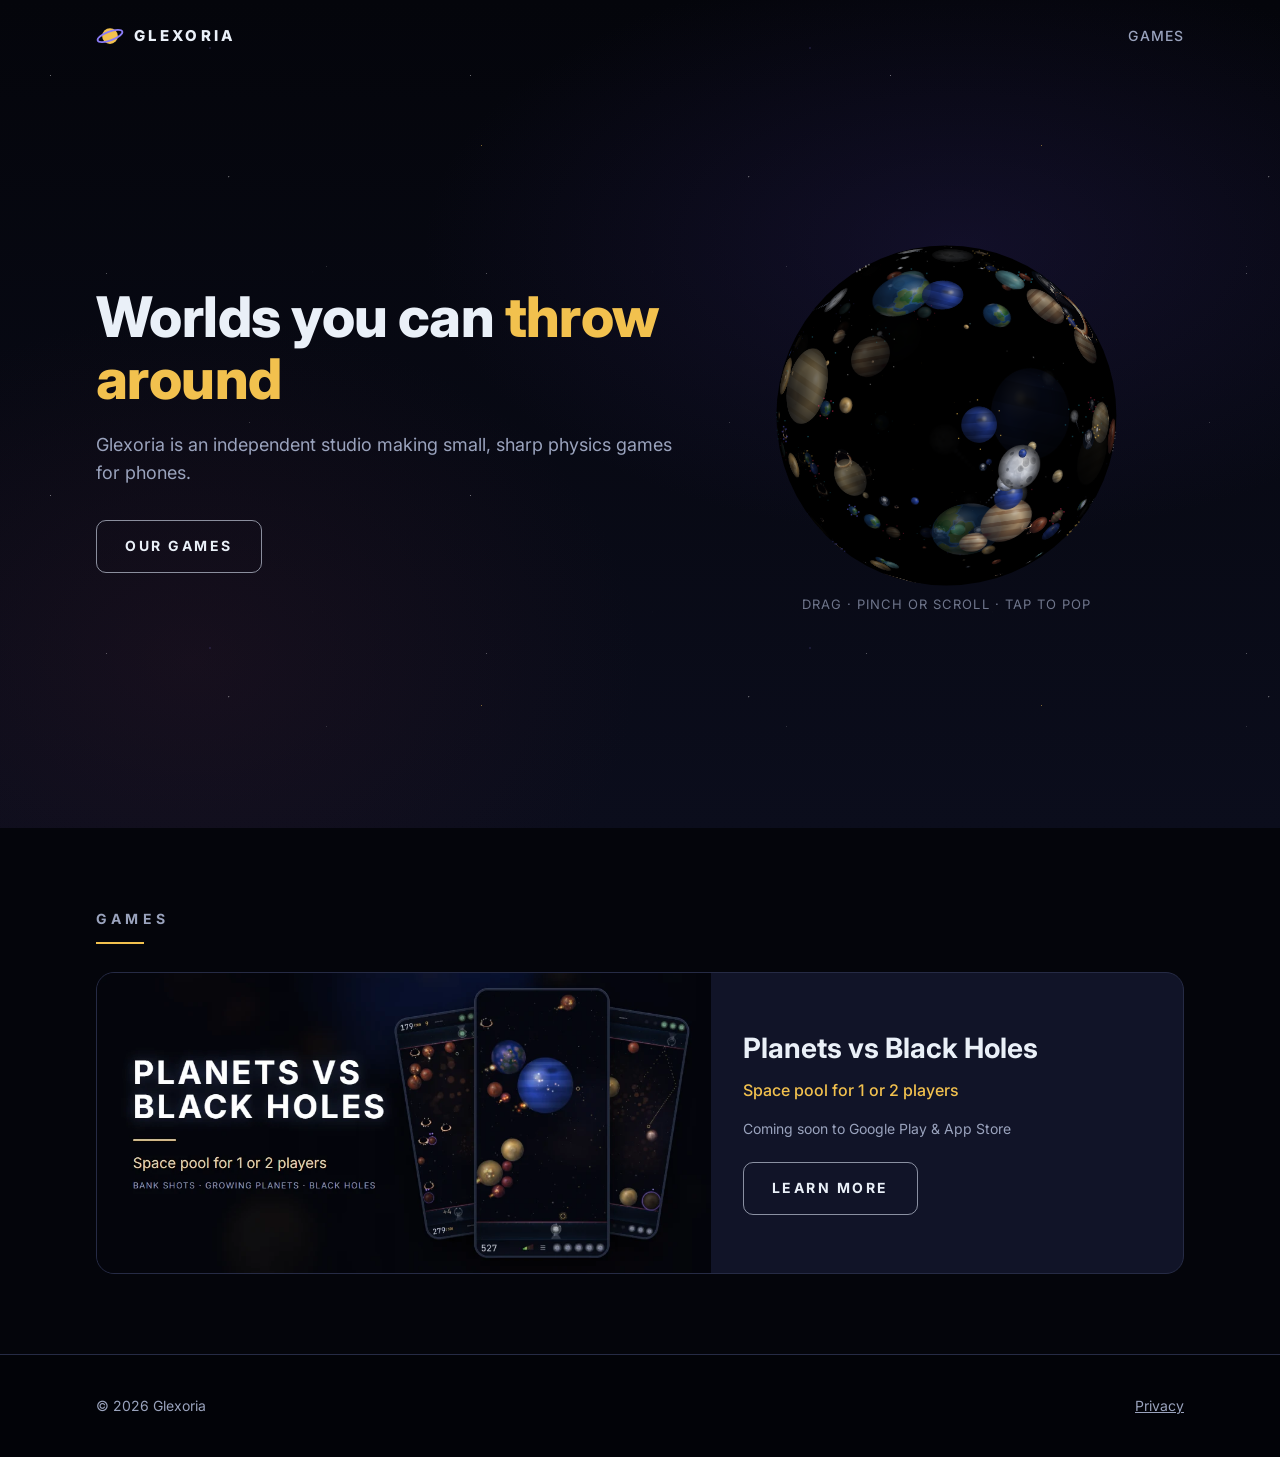
<file: index.html>
<!doctype html>
<html lang="en">
<head>
<meta charset="utf-8">
<meta name="viewport" content="width=device-width, initial-scale=1">
<title>Glexoria</title>
<meta name="description" content="Glexoria is an independent studio making small, sharp physics games for phones.">
<link rel="icon" href="assets/icon.webp">
<link rel="preconnect" href="https://fonts.googleapis.com">
<link rel="preconnect" href="https://fonts.gstatic.com" crossorigin>
<link rel="stylesheet" href="https://fonts.googleapis.com/css2?family=Inter:wght@400;500;700;800&display=swap">
<link rel="stylesheet" href="style.css">
</head>
<body>

<header class="top">
  <div class="wrap">
    <a class="logo" href="index.html" aria-label="Glexoria home">
      <svg viewBox="0 0 32 32" aria-hidden="true">
        <circle cx="16" cy="16" r="9" fill="#f2c14e"/>
        <ellipse cx="16" cy="16" rx="15" ry="5" fill="none" stroke="#8b7cf6" stroke-width="2" transform="rotate(-20 16 16)"/>
      </svg>
      GLEXORIA
    </a>
    <nav class="nav">
      <a href="#games">Games</a>
    </nav>
  </div>
</header>

<main>
  <div class="hero">
    <div class="stars"></div>
    <div class="wrap">
      <div>
        <h1>Worlds you can <em>throw around</em></h1>
        <p>Glexoria is an independent studio making small, sharp physics games for phones.</p>
        <a class="button" href="#games">Our games</a>
      </div>
      <div class="globe-cell">
        <div class="globe-home" id="globe-home"></div>
        <div class="hint">DRAG · PINCH OR SCROLL · TAP TO POP</div>
      </div>
    </div>
  </div>

  <section id="games">
    <div class="wrap">
      <h2 class="label">Games</h2>
      <a class="game-card" href="planets/index.html">
        <img src="assets/feature.webp" alt="Planets vs Black Holes" width="1024" height="500">
        <div class="body">
          <h3>Planets vs Black Holes</h3>
          <p class="sub">Space pool for 1 or 2 players</p>
          <p class="soon">Coming soon to Google Play &amp; App Store</p>
          <span class="button">Learn more</span>
        </div>
      </a>
    </div>
  </section>
</main>

<footer class="foot">
  <div class="wrap">
    <span>© 2026 Glexoria</span>
    <div class="links">
      <a href="https://glexoria.com/planets/privacy">Privacy</a>
    </div>
  </div>
</footer>

<script src="globe.js"></script>
</body>
</html>
</file>
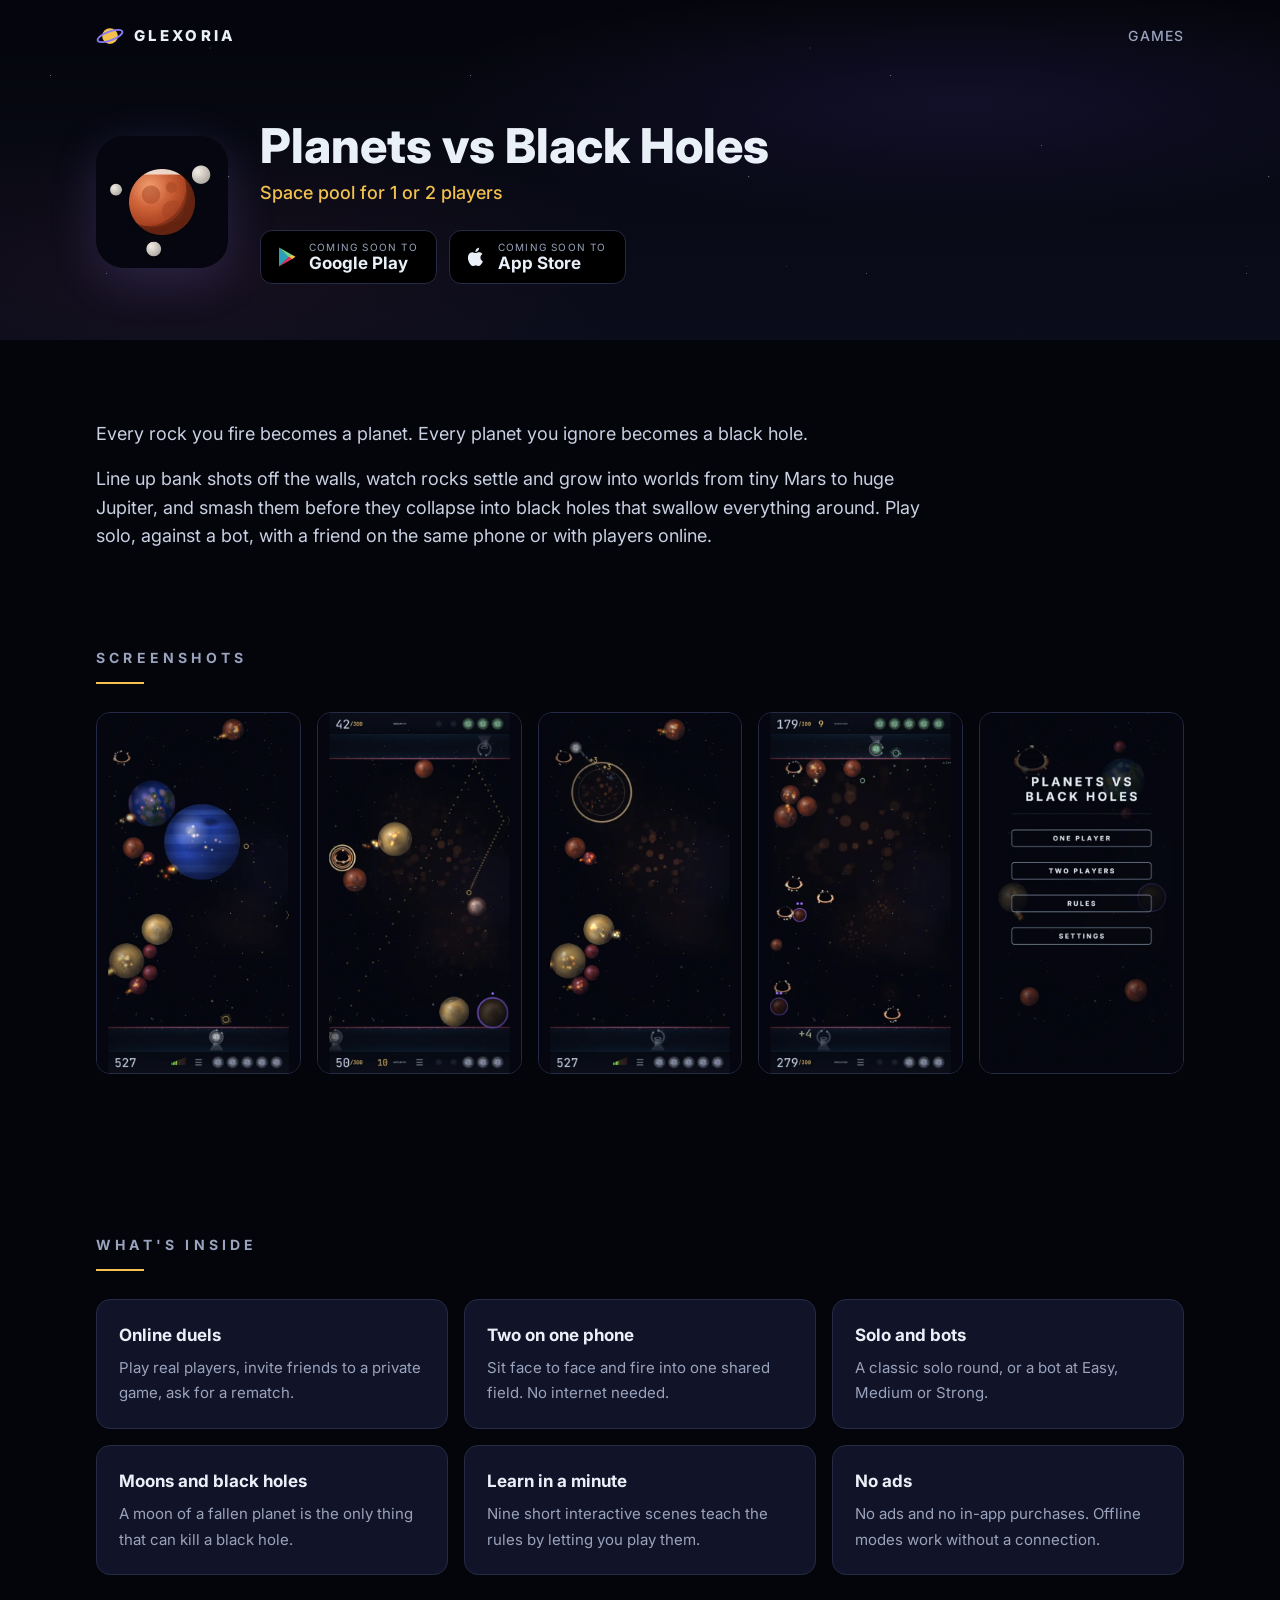
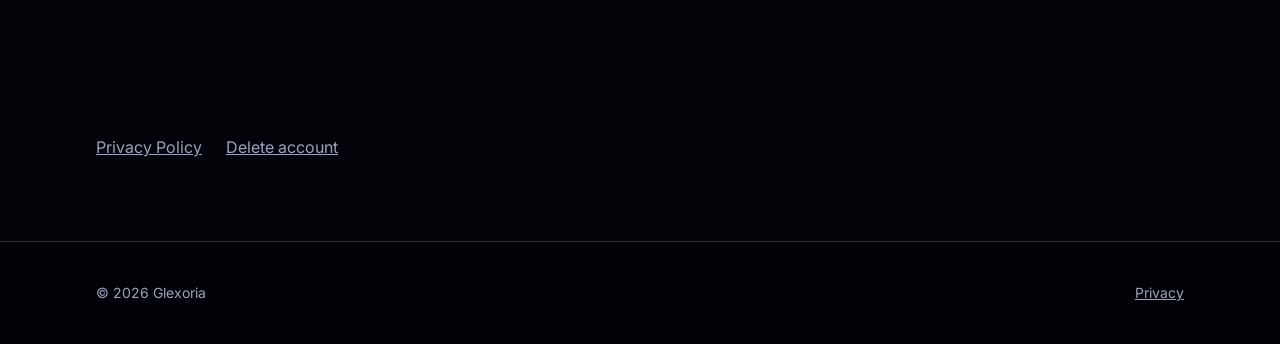
<file: planets/index.html>
<!doctype html>
<html lang="en">
<head>
<meta charset="utf-8">
<meta name="viewport" content="width=device-width, initial-scale=1">
<title>Planets vs Black Holes</title>
<meta name="description" content="Space pool for 1 or 2 players: bank shots, growing planets and black holes. Coming soon to Google Play and App Store.">
<link rel="icon" href="../assets/icon.webp">
<link rel="preconnect" href="https://fonts.googleapis.com">
<link rel="preconnect" href="https://fonts.gstatic.com" crossorigin>
<link rel="stylesheet" href="https://fonts.googleapis.com/css2?family=Inter:wght@400;500;700;800&display=swap">
<link rel="stylesheet" href="../style.css">
</head>
<body>

<header class="top">
  <div class="wrap">
    <a class="logo" href="../index.html" aria-label="Glexoria home">
      <svg viewBox="0 0 32 32" aria-hidden="true">
        <circle cx="16" cy="16" r="9" fill="#f2c14e"/>
        <ellipse cx="16" cy="16" rx="15" ry="5" fill="none" stroke="#8b7cf6" stroke-width="2" transform="rotate(-20 16 16)"/>
      </svg>
      GLEXORIA
    </a>
    <nav class="nav">
      <a href="../index.html#games">Games</a>
    </nav>
  </div>
</header>

<main>
  <div class="game-hero">
    <div class="stars"></div>
    <div class="wrap">
      <img class="icon" src="../assets/icon.webp" alt="" width="256" height="256">
      <div>
        <h1>Planets vs Black Holes</h1>
        <p class="sub">Space pool for 1 or 2 players</p>
        <div class="stores">
          <div class="store">
            <svg viewBox="0 0 24 24" aria-hidden="true"><path d="M4 2.5v19l10-9.5z" fill="#2a9fb8"/><path d="M4 2.5l13 7.3-3 2.7z" fill="#6fd08c"/><path d="M4 21.5l13-7.3-3-2.7z" fill="#e0315a"/><path d="M17 9.8l3.5 2-3.5 2.4-3-2.7z" fill="#f2c14e"/></svg>
            <div><small>Coming soon to</small><b>Google Play</b></div>
          </div>
          <div class="store">
            <svg viewBox="0 0 24 24" aria-hidden="true"><path d="M16.4 12.6c0-2.4 2-3.5 2-3.6-1.1-1.6-2.8-1.8-3.4-1.8-1.4-.2-2.8.8-3.5.8s-1.8-.8-3-.8c-1.5 0-3 .9-3.8 2.3-1.6 2.8-.4 7 1.2 9.3.8 1.1 1.7 2.4 2.9 2.3 1.2 0 1.6-.7 3-.7s1.8.7 3 .7 2-1.1 2.8-2.3c.9-1.3 1.2-2.5 1.2-2.6 0 0-2.4-.9-2.4-3.6zM14.1 5.6c.6-.8 1.1-1.8 1-2.9-.9 0-2 .6-2.7 1.4-.6.7-1.1 1.7-1 2.8 1 .1 2.1-.5 2.7-1.3z" fill="#eaf0f8"/></svg>
            <div><small>Coming soon to</small><b>App Store</b></div>
          </div>
        </div>
      </div>
    </div>
  </div>

  <section class="about">
    <div class="wrap">
      <p>Every rock you fire becomes a planet. Every planet you ignore becomes a black hole.</p>
      <p>Line up bank shots off the walls, watch rocks settle and grow into worlds from tiny Mars to huge Jupiter, and smash them before they collapse into black holes that swallow everything around. Play solo, against a bot, with a friend on the same phone or with players online.</p>
    </div>
  </section>

  <section>
    <div class="wrap">
      <h2 class="label">Screenshots</h2>
      <div class="shots">
        <img src="../assets/shots/1-aim.webp" alt="Aiming a bank shot" width="540" height="960" loading="lazy">
        <img src="../assets/shots/2-duel.webp" alt="A duel on one phone" width="540" height="960" loading="lazy">
        <img src="../assets/shots/3-blast.webp" alt="A planet blows up" width="540" height="960" loading="lazy">
        <img src="../assets/shots/4-duel-late.webp" alt="A crowded field late in a duel" width="540" height="960" loading="lazy">
        <img src="../assets/shots/5-entry.webp" alt="Main menu" width="540" height="960" loading="lazy">
      </div>
    </div>
  </section>

  <section>
    <div class="wrap">
      <h2 class="label">What's inside</h2>
      <ul class="features">
        <li><b>Online duels</b><span>Play real players, invite friends to a private game, ask for a rematch.</span></li>
        <li><b>Two on one phone</b><span>Sit face to face and fire into one shared field. No internet needed.</span></li>
        <li><b>Solo and bots</b><span>A classic solo round, or a bot at Easy, Medium or Strong.</span></li>
        <li><b>Moons and black holes</b><span>A moon of a fallen planet is the only thing that can kill a black hole.</span></li>
        <li><b>Learn in a minute</b><span>Nine short interactive scenes teach the rules by letting you play them.</span></li>
        <li><b>No ads</b><span>No ads and no in-app purchases. Offline modes work without a connection.</span></li>
      </ul>
    </div>
  </section>

  <section>
    <div class="wrap legal">
      <a href="https://glexoria.com/planets/privacy">Privacy Policy</a>
      <a href="https://glexoria.com/planets/delete-account">Delete account</a>
    </div>
  </section>
</main>

<footer class="foot">
  <div class="wrap">
    <span>© 2026 Glexoria</span>
    <div class="links">
      <a href="https://glexoria.com/planets/privacy">Privacy</a>
    </div>
  </div>
</footer>

<script src="../shots.js"></script>
</body>
</html>
</file>
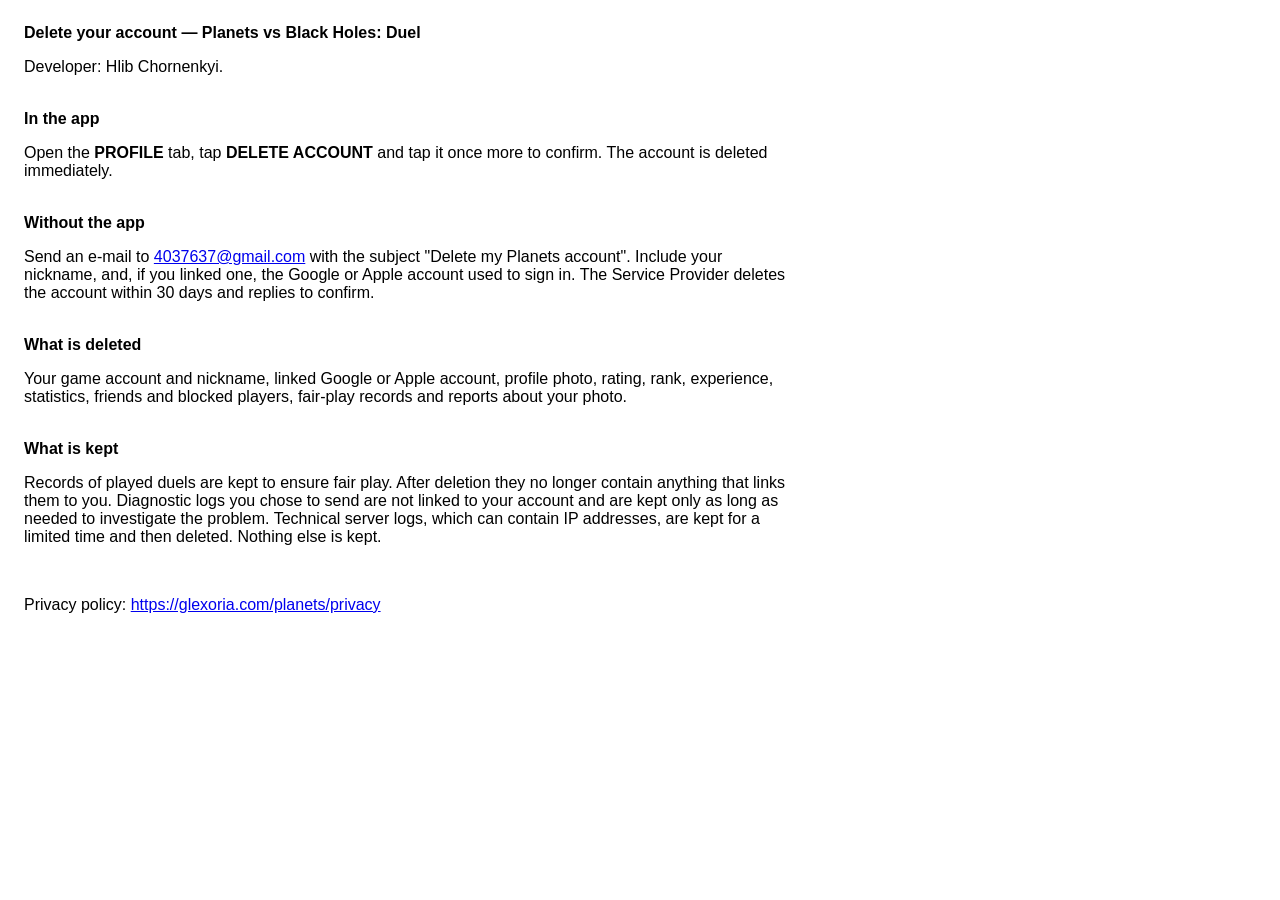
<file: planets/delete-account.html>
<!DOCTYPE html>
<html lang='en'>
<head>
  <meta charset='utf-8'>
  <meta name='viewport' content='width=device-width'>
  <title>Delete your account — Planets vs Black Holes: Duel</title>
  <style> body { font-family: 'Helvetica Neue', Helvetica, Arial, sans-serif; padding:1em; max-width:48em; } </style>
</head>
<body>
<strong>Delete your account — Planets vs Black Holes: Duel</strong>
<p>Developer: Hlib Chornenkyi.</p>
<br>
<strong>In the app</strong>
<p>Open the <b>PROFILE</b> tab, tap <b>DELETE ACCOUNT</b> and tap it once more to confirm. The account is deleted immediately.</p>
<br>
<strong>Without the app</strong>
<p>Send an e-mail to <a href='mailto:4037637@gmail.com?subject=Delete%20my%20Planets%20account'>4037637@gmail.com</a> with the subject "Delete my Planets account". Include your nickname, and, if you linked one, the Google or Apple account used to sign in. The Service Provider deletes the account within 30 days and replies to confirm.</p>
<br>
<strong>What is deleted</strong>
<p>Your game account and nickname, linked Google or Apple account, profile photo, rating, rank, experience, statistics, friends and blocked players, fair-play records and reports about your photo.</p>
<br>
<strong>What is kept</strong>
<p>Records of played duels are kept to ensure fair play. After deletion they no longer contain anything that links them to you. Diagnostic logs you chose to send are not linked to your account and are kept only as long as needed to investigate the problem. Technical server logs, which can contain IP addresses, are kept for a limited time and then deleted. Nothing else is kept.</p>
<br>
<p>Privacy policy: <a href='https://glexoria.com/planets/privacy'>https://glexoria.com/planets/privacy</a></p>
</body>
</html>
</file>
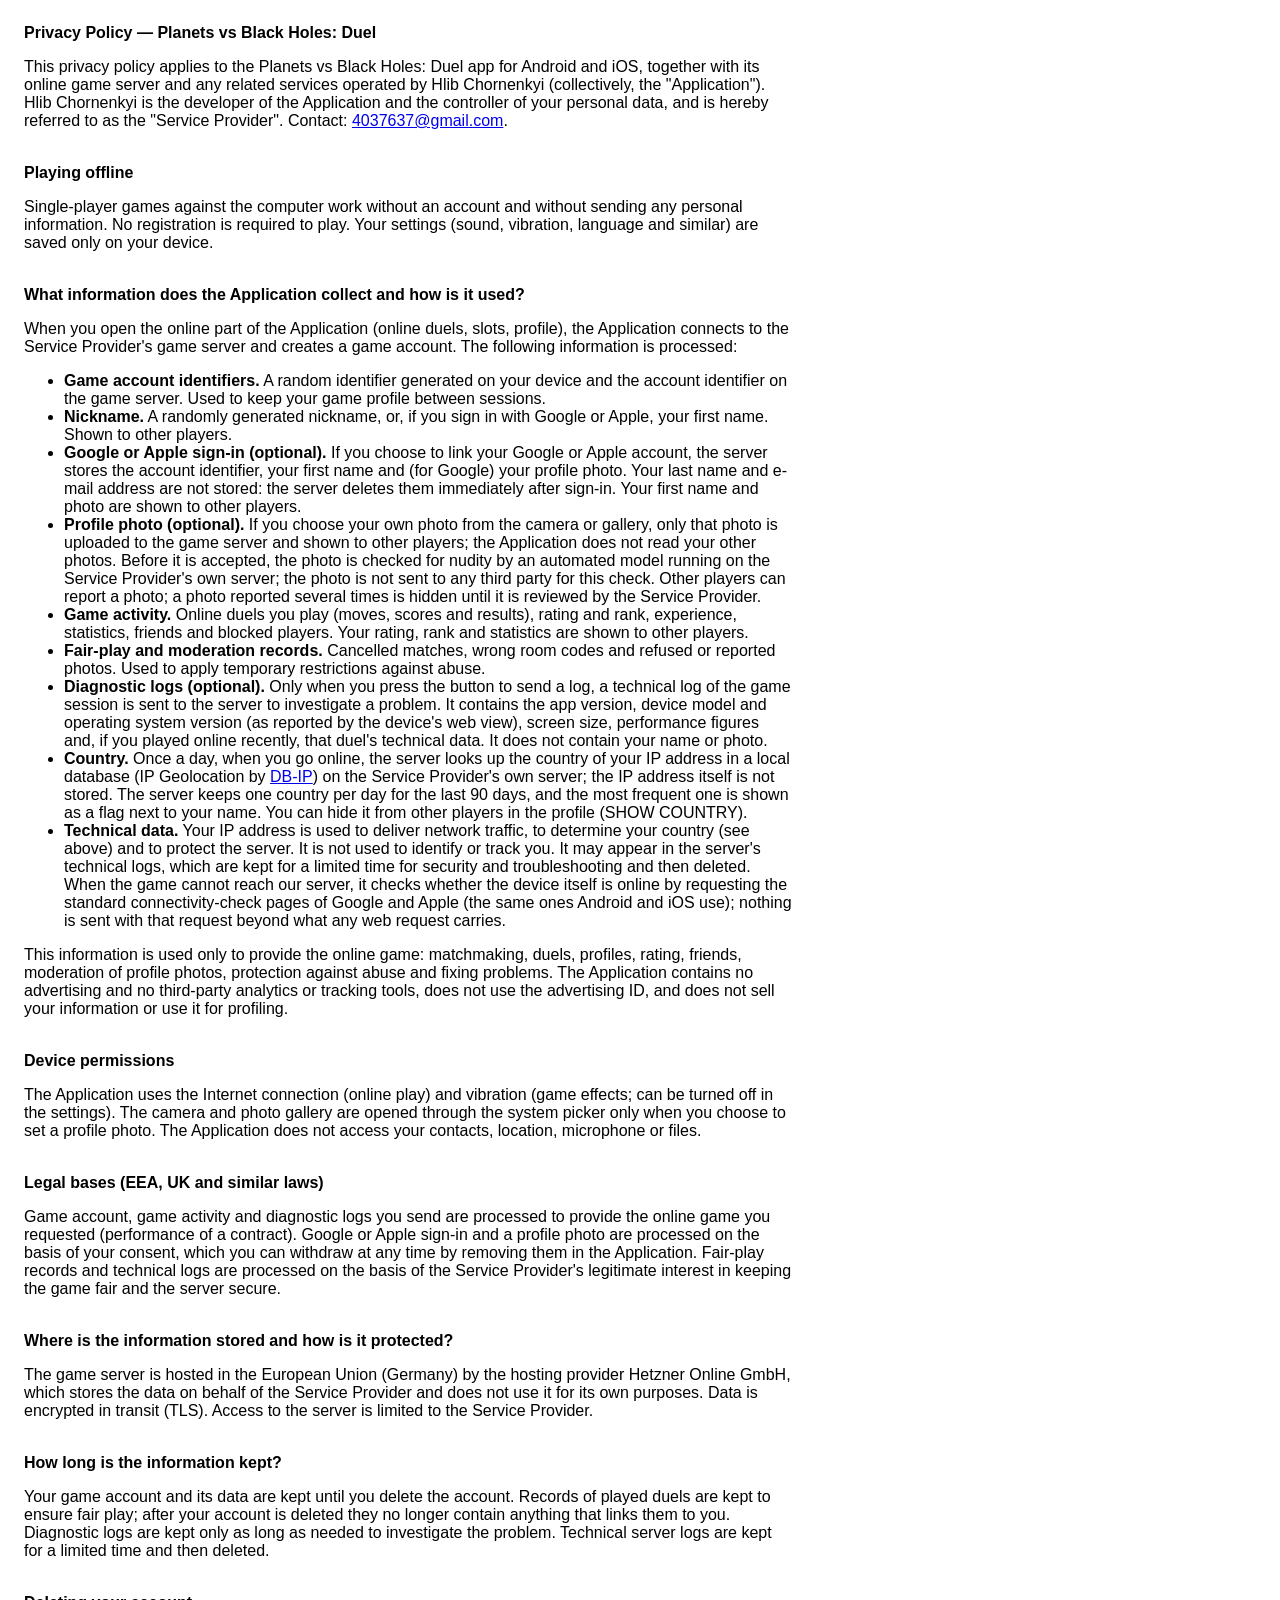
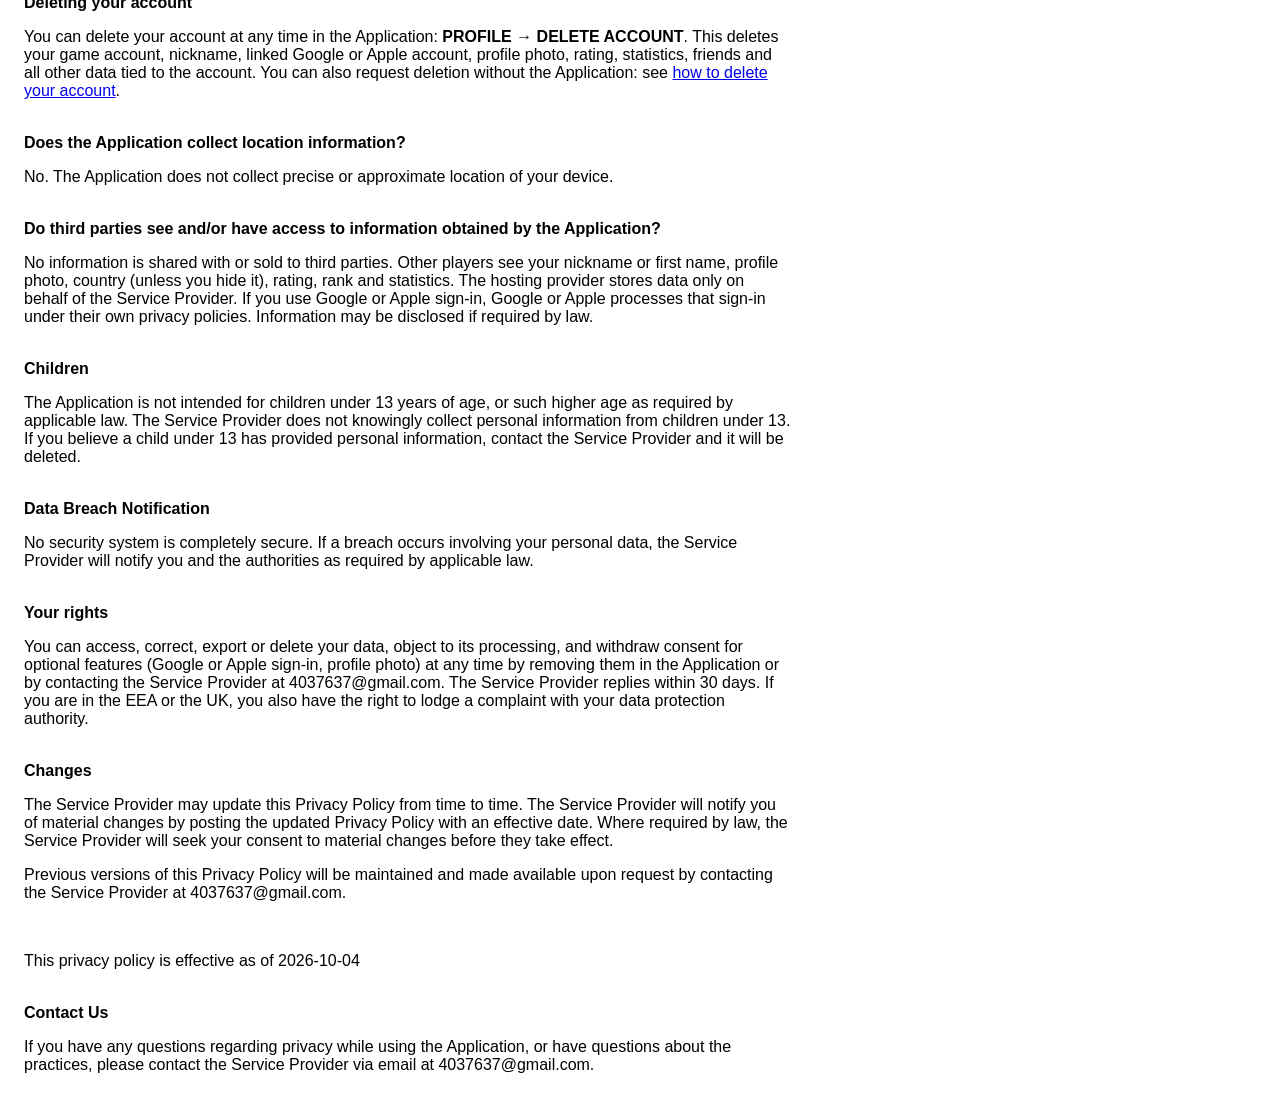
<file: planets/privacy.html>
<!DOCTYPE html>
<html lang='en'>
<head>
  <meta charset='utf-8'>
  <meta name='viewport' content='width=device-width'>
  <title>Privacy Policy — Planets vs Black Holes: Duel</title>
  <style> body { font-family: 'Helvetica Neue', Helvetica, Arial, sans-serif; padding:1em; max-width:48em; } </style>
</head>
<body>
<strong>Privacy Policy — Planets vs Black Holes: Duel</strong>
<p>This privacy policy applies to the Planets vs Black Holes: Duel app for Android and iOS, together with its online game server and any related services operated by Hlib Chornenkyi (collectively, the "Application"). Hlib Chornenkyi is the developer of the Application and the controller of your personal data, and is hereby referred to as the "Service Provider". Contact: <a href='mailto:4037637@gmail.com'>4037637@gmail.com</a>.</p>
<br>
<strong>Playing offline</strong>
<p>Single-player games against the computer work without an account and without sending any personal information. No registration is required to play. Your settings (sound, vibration, language and similar) are saved only on your device.</p>
<br>
<strong>What information does the Application collect and how is it used?</strong>
<p>When you open the online part of the Application (online duels, slots, profile), the Application connects to the Service Provider's game server and creates a game account. The following information is processed:</p>
<ul>
<li><b>Game account identifiers.</b> A random identifier generated on your device and the account identifier on the game server. Used to keep your game profile between sessions.</li>
<li><b>Nickname.</b> A randomly generated nickname, or, if you sign in with Google or Apple, your first name. Shown to other players.</li>
<li><b>Google or Apple sign-in (optional).</b> If you choose to link your Google or Apple account, the server stores the account identifier, your first name and (for Google) your profile photo. Your last name and e-mail address are not stored: the server deletes them immediately after sign-in. Your first name and photo are shown to other players.</li>
<li><b>Profile photo (optional).</b> If you choose your own photo from the camera or gallery, only that photo is uploaded to the game server and shown to other players; the Application does not read your other photos. Before it is accepted, the photo is checked for nudity by an automated model running on the Service Provider's own server; the photo is not sent to any third party for this check. Other players can report a photo; a photo reported several times is hidden until it is reviewed by the Service Provider.</li>
<li><b>Game activity.</b> Online duels you play (moves, scores and results), rating and rank, experience, statistics, friends and blocked players. Your rating, rank and statistics are shown to other players.</li>
<li><b>Fair-play and moderation records.</b> Cancelled matches, wrong room codes and refused or reported photos. Used to apply temporary restrictions against abuse.</li>
<li><b>Diagnostic logs (optional).</b> Only when you press the button to send a log, a technical log of the game session is sent to the server to investigate a problem. It contains the app version, device model and operating system version (as reported by the device's web view), screen size, performance figures and, if you played online recently, that duel's technical data. It does not contain your name or photo.</li>
<li><b>Country.</b> Once a day, when you go online, the server looks up the country of your IP address in a local database (IP Geolocation by <a href="https://db-ip.com">DB-IP</a>) on the Service Provider's own server; the IP address itself is not stored. The server keeps one country per day for the last 90 days, and the most frequent one is shown as a flag next to your name. You can hide it from other players in the profile (SHOW COUNTRY).</li>
<li><b>Technical data.</b> Your IP address is used to deliver network traffic, to determine your country (see above) and to protect the server. It is not used to identify or track you. It may appear in the server's technical logs, which are kept for a limited time for security and troubleshooting and then deleted. When the game cannot reach our server, it checks whether the device itself is online by requesting the standard connectivity-check pages of Google and Apple (the same ones Android and iOS use); nothing is sent with that request beyond what any web request carries.</li>
</ul>
<p>This information is used only to provide the online game: matchmaking, duels, profiles, rating, friends, moderation of profile photos, protection against abuse and fixing problems. The Application contains no advertising and no third-party analytics or tracking tools, does not use the advertising ID, and does not sell your information or use it for profiling.</p>
<br>
<strong>Device permissions</strong>
<p>The Application uses the Internet connection (online play) and vibration (game effects; can be turned off in the settings). The camera and photo gallery are opened through the system picker only when you choose to set a profile photo. The Application does not access your contacts, location, microphone or files.</p>
<br>
<strong>Legal bases (EEA, UK and similar laws)</strong>
<p>Game account, game activity and diagnostic logs you send are processed to provide the online game you requested (performance of a contract). Google or Apple sign-in and a profile photo are processed on the basis of your consent, which you can withdraw at any time by removing them in the Application. Fair-play records and technical logs are processed on the basis of the Service Provider's legitimate interest in keeping the game fair and the server secure.</p>
<br>
<strong>Where is the information stored and how is it protected?</strong>
<p>The game server is hosted in the European Union (Germany) by the hosting provider Hetzner Online GmbH, which stores the data on behalf of the Service Provider and does not use it for its own purposes. Data is encrypted in transit (TLS). Access to the server is limited to the Service Provider.</p>
<br>
<strong>How long is the information kept?</strong>
<p>Your game account and its data are kept until you delete the account. Records of played duels are kept to ensure fair play; after your account is deleted they no longer contain anything that links them to you. Diagnostic logs are kept only as long as needed to investigate the problem. Technical server logs are kept for a limited time and then deleted.</p>
<br>
<strong>Deleting your account</strong>
<p>You can delete your account at any time in the Application: <b>PROFILE → DELETE ACCOUNT</b>. This deletes your game account, nickname, linked Google or Apple account, profile photo, rating, statistics, friends and all other data tied to the account. You can also request deletion without the Application: see <a href='https://glexoria.com/planets/delete-account'>how to delete your account</a>.</p>
<br>
<strong>Does the Application collect location information?</strong>
<p>No. The Application does not collect precise or approximate location of your device.</p>
<br>
<strong>Do third parties see and/or have access to information obtained by the Application?</strong>
<p>No information is shared with or sold to third parties. Other players see your nickname or first name, profile photo, country (unless you hide it), rating, rank and statistics. The hosting provider stores data only on behalf of the Service Provider. If you use Google or Apple sign-in, Google or Apple processes that sign-in under their own privacy policies. Information may be disclosed if required by law.</p>
<br>
<strong>Children</strong>
<p>The Application is not intended for children under 13 years of age, or such higher age as required by applicable law. The Service Provider does not knowingly collect personal information from children under 13. If you believe a child under 13 has provided personal information, contact the Service Provider and it will be deleted.</p>
<br>
<strong>Data Breach Notification</strong>
<p>No security system is completely secure. If a breach occurs involving your personal data, the Service Provider will notify you and the authorities as required by applicable law.</p>
<br>
<strong>Your rights</strong>
<p>You can access, correct, export or delete your data, object to its processing, and withdraw consent for optional features (Google or Apple sign-in, profile photo) at any time by removing them in the Application or by contacting the Service Provider at 4037637@gmail.com. The Service Provider replies within 30 days. If you are in the EEA or the UK, you also have the right to lodge a complaint with your data protection authority.</p>
<br>
<strong>Changes</strong>
<p>The Service Provider may update this Privacy Policy from time to time. The Service Provider will notify you of material changes by posting the updated Privacy Policy with an effective date. Where required by law, the Service Provider will seek your consent to material changes before they take effect.</p>
<p>Previous versions of this Privacy Policy will be maintained and made available upon request by contacting the Service Provider at 4037637@gmail.com.</p>
<br>
<p>This privacy policy is effective as of 2026-10-04</p>
<br>
<strong>Contact Us</strong>
<p>If you have any questions regarding privacy while using the Application, or have questions about the practices, please contact the Service Provider via email at 4037637@gmail.com.</p>
</body>
</html>
</file>
<file: style.css>
:root {
  --bg: #04050b;
  --bg-2: #0b0d1c;
  --panel: #111428;
  --line: #262b45;
  --text: #eaf0f8;
  --muted: #9aa3bd;
  --accent: #f2c14e;
  --violet: #8b7cf6;
  --gutter: 16px;
  --wide: 1120px;
}

* {
  box-sizing: border-box;
}

html {
  scroll-behavior: smooth;
}

body {
  margin: 0;
  background: var(--bg);
  color: var(--text);
  font:
    16px / 1.6 "Inter",
    system-ui,
    sans-serif;
  -webkit-font-smoothing: antialiased;
  overflow-x: hidden;
}

a {
  color: inherit;
}

img {
  display: block;
  max-width: 100%;
  height: auto;
}

.wrap {
  width: 100%;
  max-width: var(--wide);
  margin: 0 auto;
  padding: 0 var(--gutter);
}

/* Звёзды: три слоя точек градиентами, без картинок. */
.stars {
  position: absolute;
  inset: 0;
  pointer-events: none;
  background:
    radial-gradient(1px 1px at 12% 18%, #fff8, transparent 60%),
    radial-gradient(1px 1px at 28% 72%, #fff6, transparent 60%),
    radial-gradient(1.5px 1.5px at 44% 34%, #fffa, transparent 60%),
    radial-gradient(1px 1px at 63% 12%, #fff7, transparent 60%),
    radial-gradient(1px 1px at 71% 58%, #fff5, transparent 60%),
    radial-gradient(1.5px 1.5px at 86% 26%, #f2c14e99, transparent 60%),
    radial-gradient(1px 1px at 92% 80%, #fff6, transparent 60%),
    radial-gradient(1px 1px at 8% 90%, #fff5, transparent 60%),
    radial-gradient(1px 1px at 52% 88%, #fff4, transparent 60%),
    radial-gradient(1.5px 1.5px at 35% 8%, #8b7cf699, transparent 60%),
    radial-gradient(60% 50% at 75% 30%, #2a1f5a55, transparent 70%),
    radial-gradient(50% 60% at 15% 80%, #3a1a2a44, transparent 70%);
  background-size:
    420px 420px,
    380px 380px,
    520px 520px,
    300px 300px,
    460px 460px,
    560px 560px,
    340px 340px,
    400px 400px,
    480px 480px,
    600px 600px,
    100% 100%,
    100% 100%;
  background-repeat:
    repeat, repeat, repeat, repeat, repeat, repeat, repeat, repeat, repeat, repeat, no-repeat,
    no-repeat;
}

/* Шапка */
.top {
  position: absolute;
  top: 0;
  left: 0;
  right: 0;
  z-index: 5;
}

.top .wrap {
  display: flex;
  align-items: center;
  justify-content: space-between;
  height: 72px;
}

.logo {
  display: flex;
  align-items: center;
  gap: 10px;
  text-decoration: none;
  font-weight: 800;
  letter-spacing: 0.22em;
  font-size: 15px;
}

.logo svg {
  width: 28px;
  height: 28px;
}

.nav {
  display: flex;
  gap: 24px;
}

.nav a {
  text-decoration: none;
  color: var(--muted);
  font-size: 14px;
  font-weight: 500;
  letter-spacing: 0.08em;
  text-transform: uppercase;
}

.nav a:hover {
  color: var(--text);
}

/* Hero главной */
.hero {
  position: relative;
  min-height: 92vh;
  display: flex;
  align-items: center;
  padding: 96px 0 64px;
  background: linear-gradient(180deg, var(--bg) 0%, var(--bg-2) 100%);
  overflow: hidden;
}

.hero .wrap {
  position: relative;
  display: grid;
  grid-template-columns: 1.1fr 0.9fr;
  align-items: center;
  gap: 32px;
}

.hero h1 {
  margin: 0 0 20px;
  font-size: clamp(32px, 5vw, 56px);
  line-height: 1.1;
  font-weight: 800;
  letter-spacing: -0.01em;
}

.hero h1 em {
  font-style: normal;
  color: var(--accent);
}

.hero p {
  margin: 0 0 32px;
  max-width: 34em;
  color: var(--muted);
  font-size: 18px;
}

.globe-home {
  margin: 0 auto;
  width: min(340px, 70vw);
  aspect-ratio: 1;
}

.hint {
  margin-top: 8px;
  text-align: center;
  color: var(--muted);
  font-size: 13px;
  letter-spacing: 0.08em;
  opacity: 0.7;
}

.button {
  display: inline-block;
  padding: 14px 28px;
  border: 1px solid #c8cfe0aa;
  border-radius: 10px;
  text-decoration: none;
  font-weight: 700;
  font-size: 14px;
  letter-spacing: 0.18em;
  text-transform: uppercase;
  transition:
    background 0.2s,
    border-color 0.2s;
}

.button:hover {
  background: #ffffff12;
  border-color: var(--text);
}

.button.solid {
  background: var(--accent);
  border-color: var(--accent);
  color: #141006;
}

.button.solid:hover {
  background: #ffd36b;
}

/* Секции */
section {
  padding: 80px 0;
}

.label {
  margin: 0 0 28px;
  font-size: 14px;
  font-weight: 700;
  letter-spacing: 0.3em;
  text-transform: uppercase;
  color: var(--muted);
}

.label::after {
  content: "";
  display: block;
  width: 48px;
  height: 2px;
  margin-top: 12px;
  background: var(--accent);
}

/* Карточка игры */
.game-card {
  display: grid;
  grid-template-columns: 1.3fr 1fr;
  overflow: hidden;
  border: 1px solid var(--line);
  border-radius: 18px;
  background: var(--panel);
  text-decoration: none;
  transition:
    border-color 0.2s,
    transform 0.2s;
}

.game-card:hover {
  border-color: #4a5280;
  transform: translateY(-2px);
}

.game-card img {
  width: 100%;
  height: 100%;
  object-fit: cover;
}

.game-card .body {
  display: flex;
  flex-direction: column;
  justify-content: center;
  gap: 14px;
  padding: 32px;
}

.game-card h3 {
  margin: 0;
  font-size: 28px;
  line-height: 1.15;
}

.game-card .sub {
  margin: 0;
  color: var(--accent);
  font-weight: 500;
}

.game-card .soon {
  margin: 0;
  color: var(--muted);
  font-size: 14px;
}

.game-card .button {
  align-self: flex-start;
  margin-top: 8px;
}

/* Страница игры */
.game-hero {
  position: relative;
  padding: 120px 0 56px;
  background: linear-gradient(180deg, var(--bg) 0%, var(--bg-2) 100%);
  overflow: hidden;
}

.game-hero .wrap {
  position: relative;
  display: flex;
  align-items: center;
  gap: 32px;
}

.game-hero .icon {
  width: 132px;
  height: 132px;
  flex: none;
  border-radius: 28px;
  box-shadow: 0 12px 48px #8b7cf633;
}

.game-hero h1 {
  margin: 0 0 6px;
  font-size: clamp(30px, 5vw, 48px);
  line-height: 1.1;
  font-weight: 800;
}

.game-hero .sub {
  margin: 0 0 22px;
  color: var(--accent);
  font-size: 18px;
  font-weight: 500;
}

.stores {
  display: flex;
  flex-wrap: wrap;
  gap: 12px;
}

.store {
  display: flex;
  align-items: center;
  gap: 10px;
  padding: 10px 18px 10px 14px;
  border: 1px solid var(--line);
  border-radius: 12px;
  background: #000;
  cursor: default;
}

.store svg {
  width: 24px;
  height: 24px;
  flex: none;
}

.store small {
  display: block;
  font-size: 10px;
  letter-spacing: 0.12em;
  text-transform: uppercase;
  color: var(--muted);
  line-height: 1.2;
}

.store b {
  display: block;
  font-size: 17px;
  line-height: 1.2;
}

section.about {
  padding-bottom: 0;
}

.about p {
  max-width: 46em;
  margin: 0 0 16px;
  font-size: 18px;
  color: #c9d0e2;
}

.shots {
  display: grid;
  grid-template-columns: repeat(5, 1fr);
  gap: 16px;
}

.shots img {
  width: 100%;
  height: auto;
  border: 1px solid var(--line);
  border-radius: 14px;
  background: #000;
}

.features {
  display: grid;
  grid-template-columns: repeat(3, 1fr);
  gap: 16px;
  margin: 0;
  padding: 0;
  list-style: none;
}

.features li {
  padding: 22px;
  border: 1px solid var(--line);
  border-radius: 14px;
  background: var(--panel);
}

.features b {
  display: block;
  margin-bottom: 6px;
  font-size: 17px;
}

.features span {
  color: var(--muted);
  font-size: 15px;
}

.legal {
  display: flex;
  flex-wrap: wrap;
  gap: 24px;
}

.legal a {
  color: var(--muted);
}

.legal a:hover {
  color: var(--text);
}

/* Подвал */
.foot {
  padding: 40px 0;
  border-top: 1px solid var(--line);
  background: #020308;
  color: var(--muted);
  font-size: 14px;
}

.foot .wrap {
  display: flex;
  flex-wrap: wrap;
  align-items: center;
  justify-content: space-between;
  gap: 16px;
}

.foot a {
  color: var(--muted);
}

.foot a:hover {
  color: var(--text);
}

.foot .links {
  display: flex;
  flex-wrap: wrap;
  gap: 20px;
}

/* Шар поверх всей страницы: ловит палец только в своём круге (`.globe-hit`). */
.globe-canvas {
  position: fixed;
  top: 0;
  left: 0;
  z-index: 20;
  pointer-events: none;
}

.globe-hit {
  position: fixed;
  z-index: 21;
  border-radius: 50%;
  touch-action: none;
  cursor: grab;
}

.globe-hit:active {
  cursor: grabbing;
}

@media (max-width: 860px) {
  .hero {
    min-height: 0;
    padding-top: 88px;
  }
  .hero .wrap {
    grid-template-columns: 1fr;
    text-align: center;
  }
  .hero .globe-cell {
    order: -1;
  }
  .hero p {
    margin-left: auto;
    margin-right: auto;
  }
  .globe-home {
    width: min(240px, 62vw);
  }
  .game-card {
    grid-template-columns: 1fr;
  }
  .game-card .body {
    padding: 24px;
  }
  .features {
    grid-template-columns: 1fr;
  }
  .game-hero {
    padding-top: 96px;
  }
  .game-hero .wrap {
    flex-direction: column;
    align-items: flex-start;
    gap: 20px;
  }
  .game-hero .icon {
    width: 96px;
    height: 96px;
    border-radius: 22px;
  }
  .shots {
    display: flex;
    overflow-x: auto;
    gap: 12px;
    scroll-snap-type: x mandatory;
    scrollbar-width: none;
    cursor: grab;
  }
  .shots::-webkit-scrollbar {
    display: none;
  }
  .shots img {
    flex: none;
    width: 62vw;
    max-width: 260px;
    scroll-snap-align: start;
  }
  section {
    padding: 56px 0;
  }
  .nav {
    gap: 16px;
  }
}
</file>
